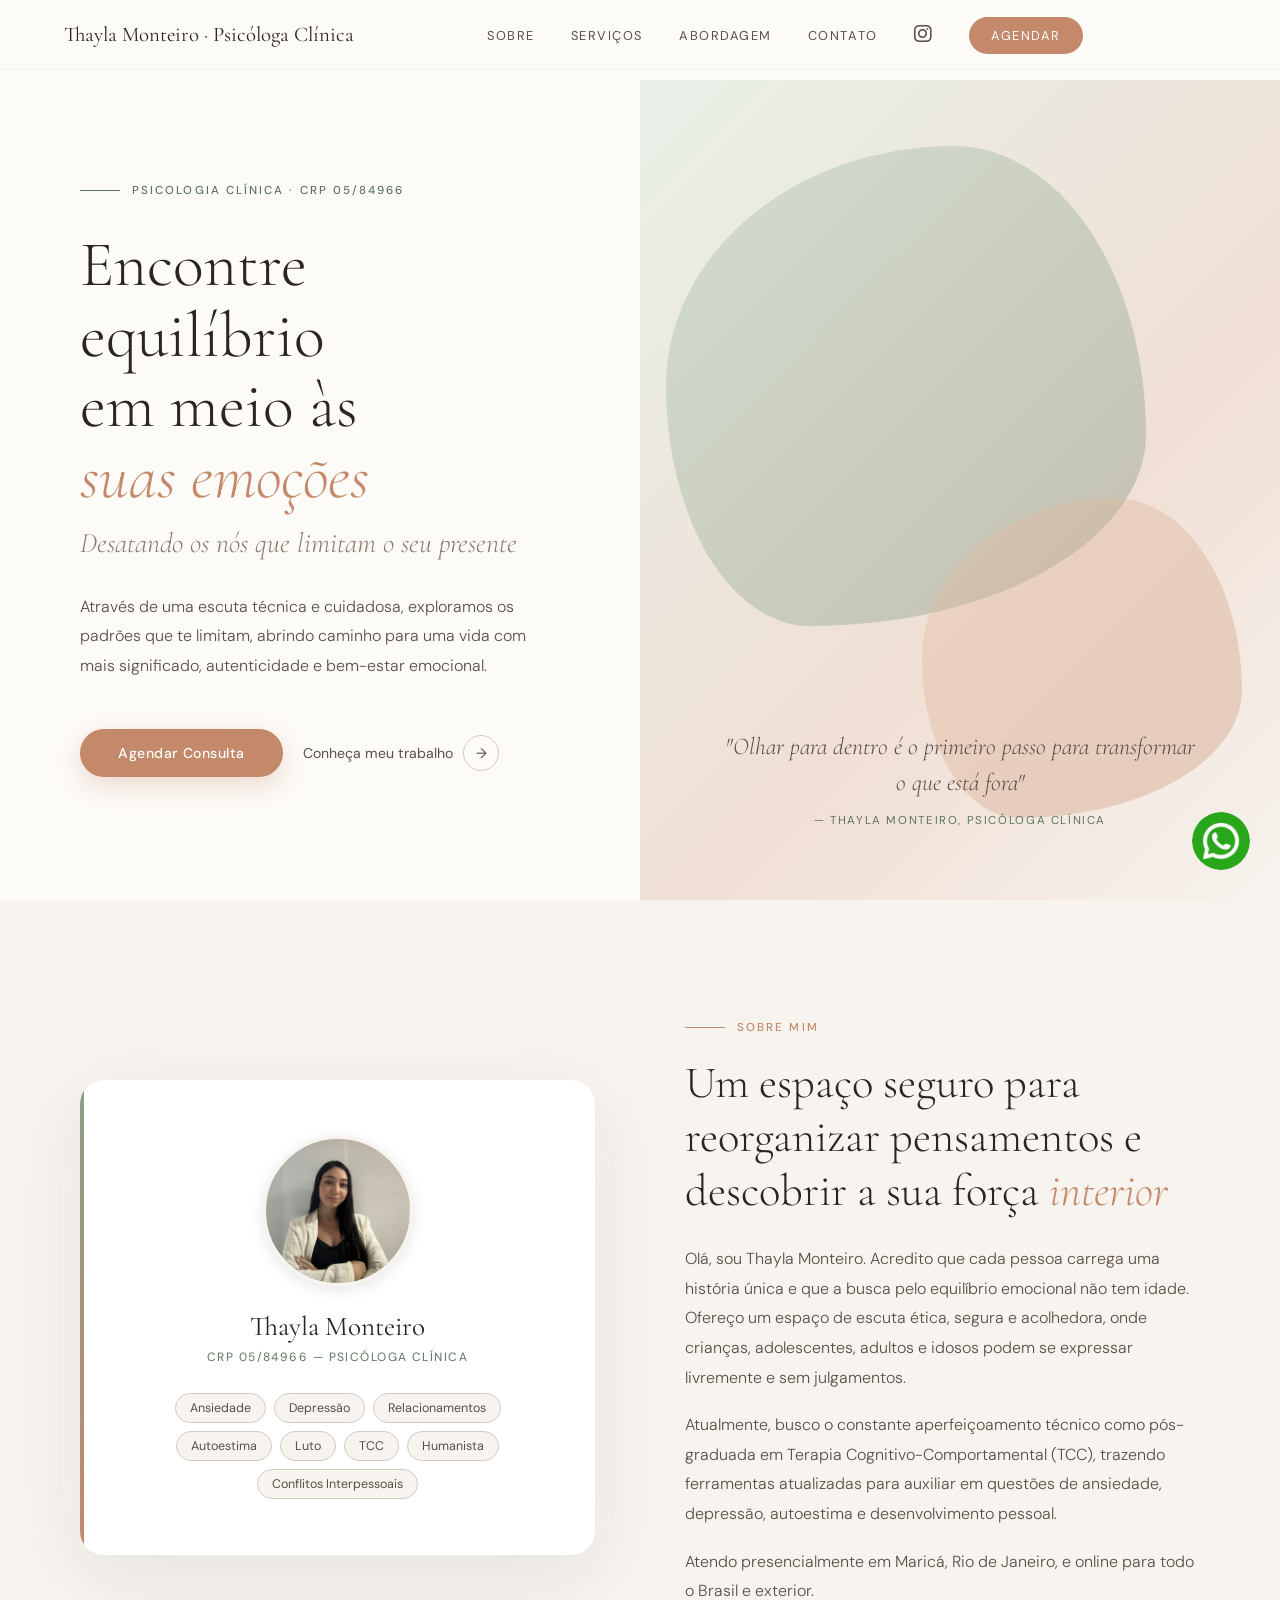
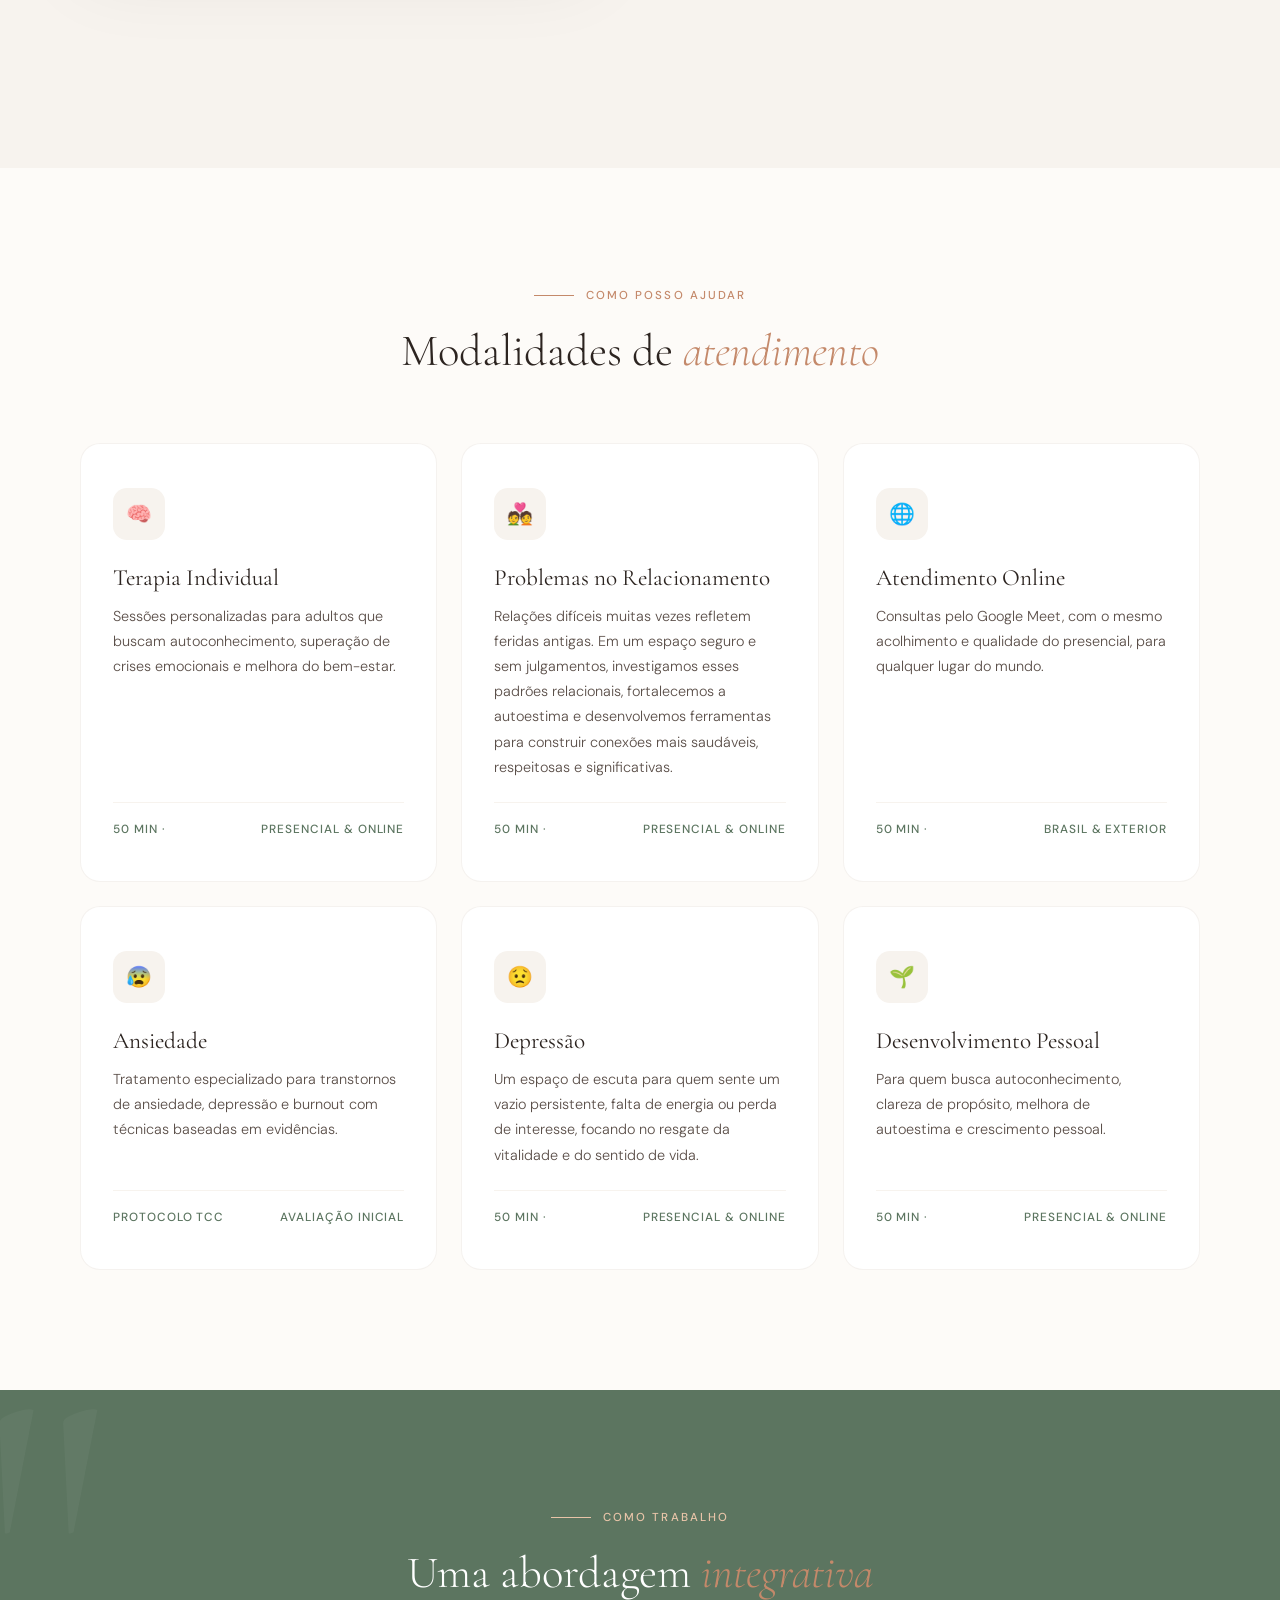
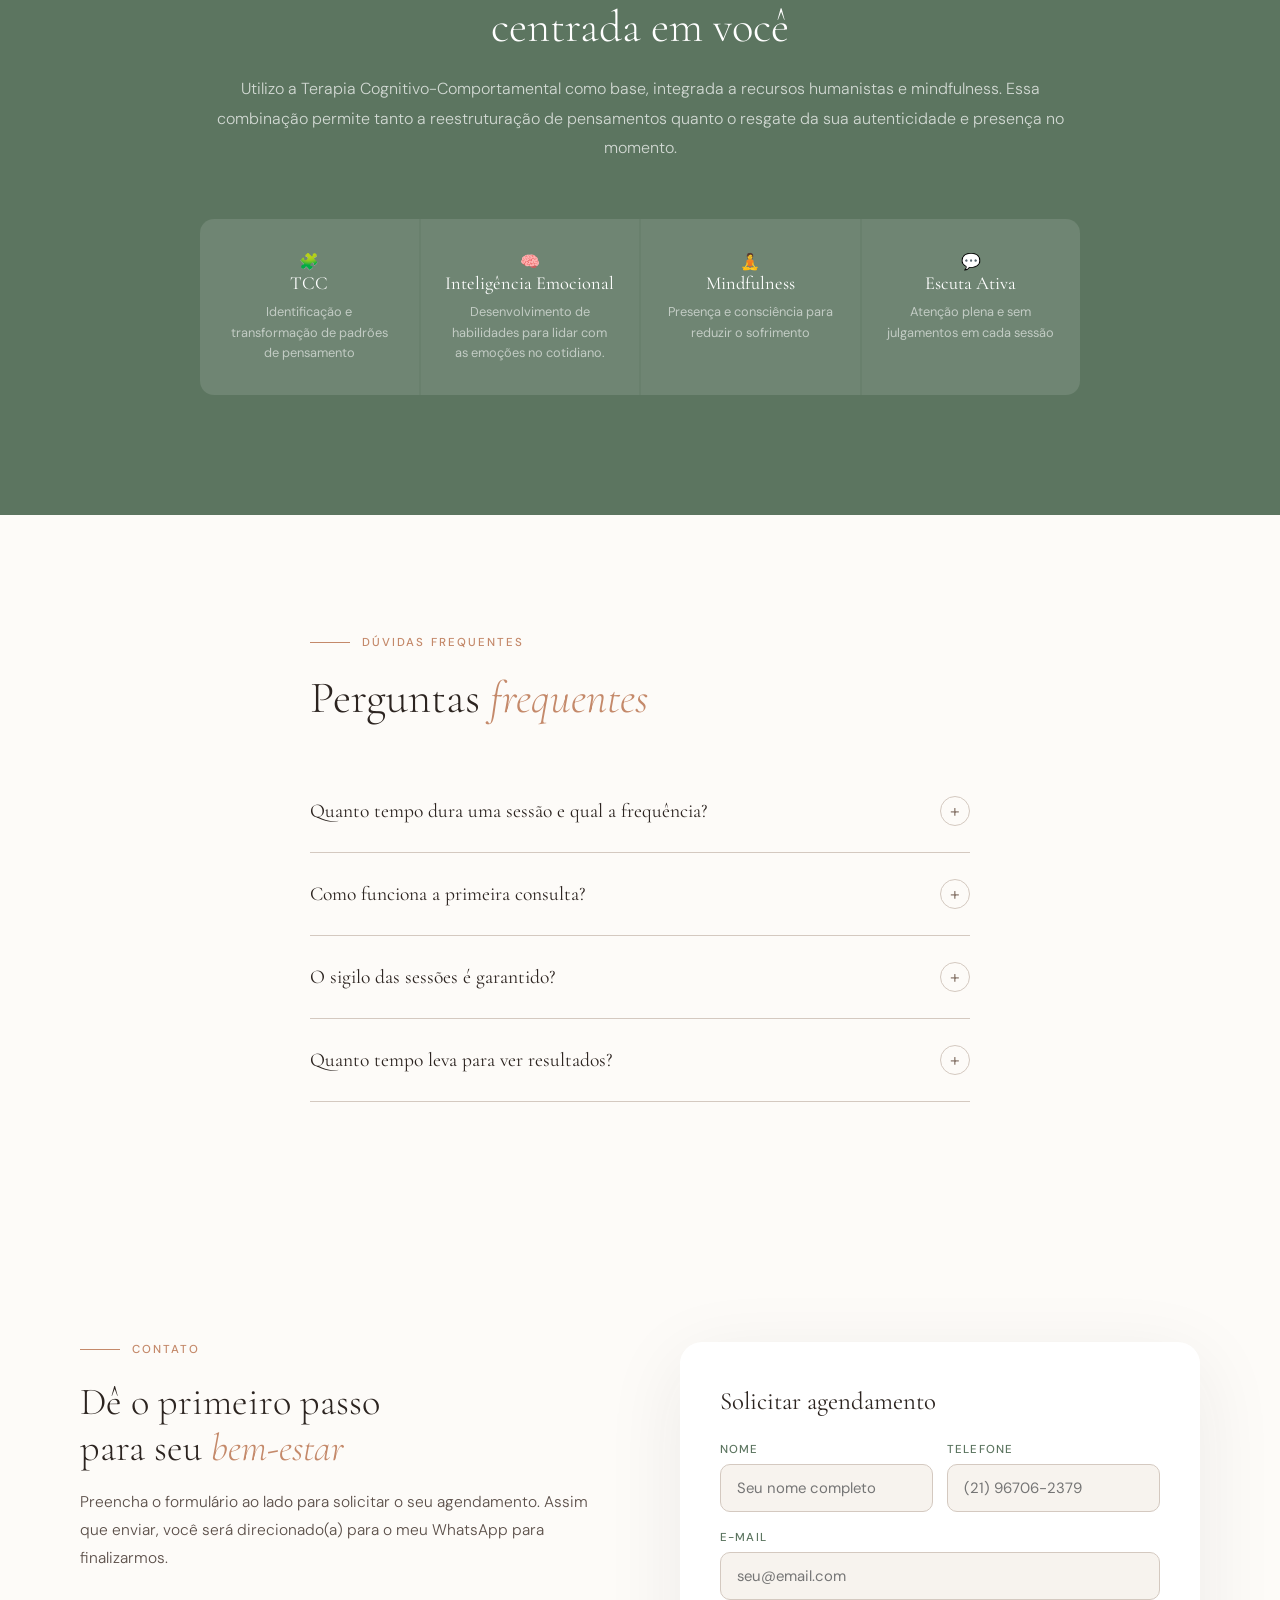
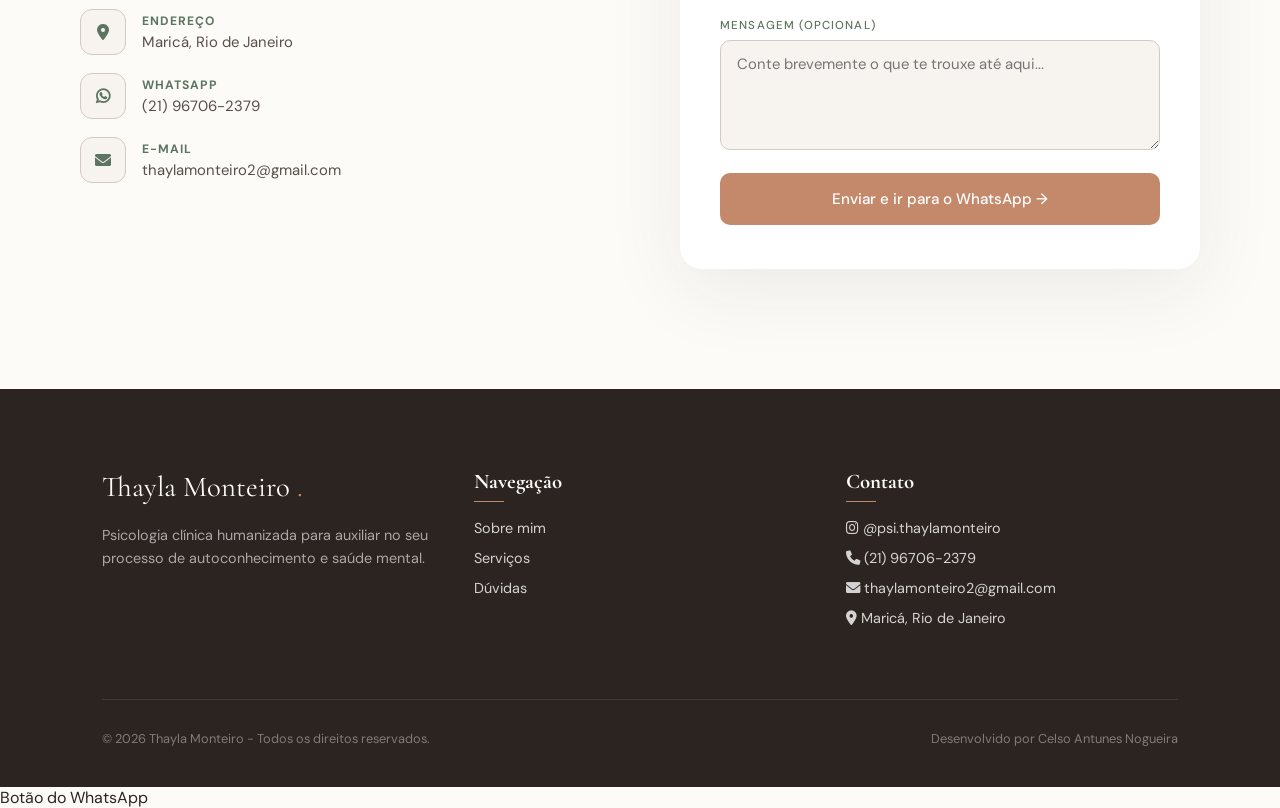
<file: index.html>
<!DOCTYPE html>
<html lang="pt-BR">

<head>
  <meta charset="UTF-8">
  <meta name="viewport" content="width=device-width, initial-scale=1.0">
  <meta name="description" content="Psicóloga Clínica em Maricá e atendimento online para todo o Brasil. Tratamento para ansiedade, depressão, autoestima e desenvolvimento pessoal com TCC.">
  <title>Thayla Monteiro | Psicóloga Clínica</title>
  <link rel="icon" type="image/png" href="favicon.png">
  <link rel="stylesheet" href="https://cdnjs.cloudflare.com/ajax/libs/font-awesome/6.0.0/css/all.min.css">
  <link
    href="https://fonts.googleapis.com/css2?family=Cormorant+Garamond:ital,wght@0,300;0,400;0,500;1,300;1,400&family=DM+Sans:wght@300;400;500&display=swap"
    rel="stylesheet">
  <link rel="stylesheet" href="style.css">
</head>

<body>

  <nav id="nav">
    <div class="nav-logo">Thayla Monteiro · Psicóloga Clínica</div>
    <ul class="nav-links" id="nav-menu">
      <li><a href="#sobre">Sobre</a></li>
      <li><a href="#servicos">Serviços</a></li>
      <li><a href="#abordagem">Abordagem</a></li>
      <li><a href="#contato">Contato</a></li>
      <li><a href="https://www.instagram.com/psi.thaylamonteiro" target="_blank" class="nav-ig"><i
            class="fab fa-instagram"></i></a></li>
      <li><a href="#contato" class="nav-cta">Agendar</a></li>
    </ul>
    <div class="menu-toggle" id="mobile-menu">
      <span class="bar"></span>
      <span class="bar"></span>
      <span class="bar"></span>
    </div>
  </nav>

  <section id="hero">
    <div class="hero-left">
      <div class="eyebrow">
        <div class="eyebrow-line"></div>
        <span>Psicologia Clínica · CRP 05/84966</span>
      </div>
      <h1 class="hero-title">Encontre<br>equilíbrio<br>em meio às <br><em>suas emoções</em></h1>
      <p class="hero-sub">Desatando os nós que limitam o seu presente</p>
      <p class="hero-desc">Através de uma escuta técnica e cuidadosa, exploramos os padrões que te limitam, abrindo
        caminho para uma vida com mais significado, autenticidade e bem-estar emocional.</p>
      <div class="hero-btns">
        <a href="https://wa.me/5521967062379" target="_blank" class="btn-p">Agendar Consulta</a>
        <a href="#sobre" class="btn-s">Conheça meu trabalho <span class="arr">→</span></a>
      </div>
    </div>
    <div class="hero-right">
      <div class="blob b1"></div>
      <div class="blob b2"></div>
      <div class="hero-qt">
        <blockquote>"Olhar para dentro é o primeiro passo para transformar o que está fora"</blockquote>
        <cite>— Thayla Monteiro, Psicóloga Clínica</cite>
      </div>
    </div>
  </section>

  <section id="sobre">
    <div style="position:relative;padding-bottom:32px;">
      <div class="sobre-card">
        <div class="avatar" style="background-image: url(thayla.jpeg);"></div>
        <h3>Thayla Monteiro</h3>
        <div class="crp">CRP 05/84966 — Psicóloga Clínica</div>
        <div class="tags">
          <span class="tag">Ansiedade</span><span class="tag">Depressão</span><span class="tag">Relacionamentos</span>
          <span class="tag">Autoestima</span><span class="tag">Luto</span><span class="tag">TCC</span><span
            class="tag">Humanista</span><span class="tag">Conflitos Interpessoais</span>
        </div>
      </div>
    </div>
    <div class="sobre-text">
      <div class="sec-label">
        <div class="ln"></div><span>Sobre mim</span>
      </div>
      <h2 class="sec-title" style="margin-bottom:26px;">Um espaço seguro para reorganizar pensamentos e descobrir a sua
        força <em>interior</em></h2>
      <p>Olá, sou Thayla Monteiro. Acredito que cada pessoa carrega uma história única e que a busca pelo equilíbrio
        emocional não tem idade. Ofereço um espaço de escuta ética, segura e acolhedora, onde crianças, adolescentes,
        adultos e idosos podem se expressar livremente e sem julgamentos.</p>
      <p>Atualmente, busco o constante aperfeiçoamento técnico como pós-graduada em Terapia Cognitivo-Comportamental
        (TCC), trazendo ferramentas atualizadas para auxiliar em questões de ansiedade, depressão, autoestima e
        desenvolvimento pessoal.</p>
      <p>Atendo presencialmente em Maricá, Rio de Janeiro, e online para todo o Brasil e exterior.</p>
    </div>
  </section>

  <section id="servicos">
    <div class="sec-header">
      <div class="sec-label" style="justify-content:center;">
        <div class="ln"></div><span>Como posso ajudar</span>
      </div>
      <h2 class="sec-title">Modalidades de <em>atendimento</em></h2>
    </div>
    <div class="grid3 reveal">
      <div class="svc-card">
        <div class="svc-icon">🧠</div>
        <h3>Terapia Individual</h3>
        <p>Sessões personalizadas para adultos que buscam autoconhecimento, superação de crises emocionais e melhora do
          bem-estar.</p>
        <div class="svc-meta"><span>50 min · </span><span>Presencial & Online</span></div>
      </div>
      <div class="svc-card">
        <div class="svc-icon">💑</div>
        <h3>Problemas no Relacionamento</h3>
        <p>Relações difíceis muitas vezes refletem feridas antigas. Em um espaço seguro e sem julgamentos, investigamos
          esses padrões relacionais, fortalecemos a autoestima e desenvolvemos ferramentas para construir conexões mais
          saudáveis, respeitosas e significativas.</p>
        <div class="svc-meta"><span>50 min · </span><span>Presencial & Online</span></div>
      </div>
      <div class="svc-card">
        <div class="svc-icon">🌐</div>
        <h3>Atendimento Online</h3>
        <p>Consultas pelo Google Meet, com o mesmo acolhimento e qualidade do presencial, para qualquer lugar do mundo.
        </p>
        <div class="svc-meta"><span>50 min · </span><span>Brasil & Exterior</span></div>
      </div>
      <div class="svc-card">
        <div class="svc-icon">😰</div>
        <h3>Ansiedade</h3>
        <p>Tratamento especializado para transtornos de ansiedade, depressão e burnout com técnicas baseadas em
          evidências.</p>
        <div class="svc-meta"><span>Protocolo TCC</span><span>Avaliação inicial</span></div>
      </div>
      <div class="svc-card">
        <div class="svc-icon">😟</div>
        <h3>Depressão</h3>
        <p>Um espaço de escuta para quem sente um vazio persistente, falta de energia ou perda de interesse, focando no
          resgate da vitalidade e do sentido de vida.</p>
        <div class="svc-meta"><span>50 min ·</span><span>Presencial & Online</span></div>
      </div>
      <div class="svc-card">
        <div class="svc-icon">🌱</div>
        <h3>Desenvolvimento Pessoal</h3>
        <p>Para quem busca autoconhecimento, clareza de propósito, melhora de autoestima e crescimento pessoal.</p>
        <div class="svc-meta"><span>50 min · </span><span>Presencial & Online</span></div>
      </div>
    </div>
  </section>

  <section id="abordagem">
    <div class="abord-inner reveal">
      <div class="sec-label" style="justify-content:center;">
        <div class="ln" style="background:var(--terracotta-light);"></div><span
          style="color:var(--terracotta-light);">Como trabalho</span>
      </div>
      <h2 class="sec-title" style="color:white;margin-bottom:20px;">Uma abordagem <em>integrativa</em><br>centrada em
        você</h2>
      <p>Utilizo a Terapia Cognitivo-Comportamental como base, integrada a recursos humanistas e mindfulness. Essa
        combinação permite tanto a reestruturação de pensamentos quanto o resgate da sua autenticidade e presença no
        momento.</p>
      <div class="pilares">
        <div class="pilar">🧩</span>
          <h4>TCC</h4>
          <p>Identificação e transformação de padrões de pensamento</p>
        </div>
        <div class="pilar">🧠</span>
          <h4>Inteligência Emocional</h4>
          <p>Desenvolvimento de habilidades para lidar com as emoções no cotidiano.</p>
        </div>
        <div class="pilar">🧘</span>
          <h4>Mindfulness</h4>
          <p>Presença e consciência para reduzir o sofrimento</p>
        </div>
        <div class="pilar">💬</span>
          <h4>Escuta Ativa</h4>
          <p>Atenção plena e sem julgamentos em cada sessão</p>
        </div>
      </div>
    </div>
  </section>

  <section id="faq">
    <div class="sec-label">
      <div class="ln"></div><span>Dúvidas frequentes</span>
    </div>
    <h2 class="sec-title" style="margin-bottom:44px;">Perguntas <em>frequentes</em></h2>
    <div class="faq-item">
      <div class="faq-q">
        <h4>Quanto tempo dura uma sessão e qual a frequência?</h4>
        <div class="tog">+</div>
      </div>
      <div class="faq-a">
        <p>As sessões individuais têm duração de 50 minutos, geralmente com frequência semanal. Com o avanço do processo
          terapêutico, podemos passar para quinzenal. A frequência pode ser adaptada às suas necessidades.</p>
      </div>
    </div>
    <div class="faq-item">
      <div class="faq-q">
        <h4>Como funciona a primeira consulta?</h4>
        <div class="tog">+</div>
      </div>
      <div class="faq-a">
        <p>A primeira consulta é uma sessão de acolhimento onde você pode falar sobre o que está sentindo e o que busca
          na terapia. É um espaço para nos conhecermos e avaliarmos juntos se há uma boa conexão terapêutica.</p>
      </div>
    </div>
    <div class="faq-item">
      <div class="faq-q">
        <h4>O sigilo das sessões é garantido?</h4>
        <div class="tog">+</div>
      </div>
      <div class="faq-a">
        <p>Sim! O sigilo profissional é um dever ético do psicólogo, garantido pelo Código de Ética do CFP. Tudo o que é
          dito em sessão permanece estritamente confidencial, com raríssimas exceções legais.</p>
      </div>
    </div>
    <div class="faq-item">
      <div class="faq-q">
        <h4>Quanto tempo leva para ver resultados?</h4>
        <div class="tog">+</div>
      </div>
      <div class="faq-a">
        <p>Cada pessoa é única e o tempo de tratamento varia conforme os objetivos. Muitos pacientes relatam mudanças
          perceptíveis já nas primeiras semanas, enquanto questões mais profundas podem demandar um processo mais longo.
        </p>
      </div>
    </div>
  </section>

  <!-- FORMULÁRIO CORRIGIDO E ATIVADO -->
  <section id="contato">
    <div>
      <div class="sec-label">
        <div class="ln"></div><span>Contato</span>
      </div>
      <h2 class="c-title">Dê o primeiro passo<br>para seu <em>bem-estar</em></h2>
      <p class="c-desc">Preencha o formulário ao lado para solicitar o seu agendamento. Assim que enviar, você será
        direcionado(a) para o meu WhatsApp para finalizarmos.</p>
      <div class="c-items">
        <div class="c-item">
          <div class="c-icon"></div>
          <div><strong>Endereço</strong><span>Maricá, Rio de Janeiro</span></div>
        </div>
        <div class="c-item">
          <div class="c-icon"></div>
          <div><strong>WhatsApp</strong><span>(21) 96706-2379</span></div>
        </div>
        <div class="c-item">
          <div class="c-icon"></div>
          <div><strong>E-mail</strong><span>thaylamonteiro2@gmail.com</span></div>
        </div>
      </div>
    </div>

    <form id="form" action="https://api.web3forms.com/submit" method="POST" class="c-form reveal">
      <!-- A Chave obtida no seu Web3Forms vai aqui -->
      <input type="hidden" name="access_key" value="e1bf9a23-2c55-43f7-a71c-20fcd19682e4">

      <h3>Solicitar agendamento</h3>
      <div class="fg">
        <div class="fr"><label>Nome</label><input type="text" id="nome" name="name" placeholder="Seu nome completo"
            required></div>
        <div class="fr"><label>Telefone</label><input type="tel" id="telefone" name="phone"
            placeholder="(21) 96706-2379" required></div>
      </div>
      <div class="fr"><label>E-mail</label><input type="email" id="email" name="email" placeholder="seu@email.com"
          required></div>
      <div class="fr"><label>Mensagem (opcional)</label><textarea id="mensagem" name="message"
          placeholder="Conte brevemente o que te trouxe até aqui..."></textarea></div>
      <button type="submit" class="btn-f">Enviar e ir para o WhatsApp →</button>
    </form>
  </section>

  <footer class="footer">
    <div class="footer-container">
      <div class="footer-col">
        <div class="f-logo">Thayla Monteiro <em>.</em></div>
        <p class="f-about">Psicologia clínica humanizada para auxiliar no seu processo de autoconhecimento e saúde
          mental.</p>
      </div>
      <div class="footer-col">
        <h4>Navegação</h4>
        <ul>
          <li><a href="#sobre">Sobre mim</a></li>
          <li><a href="#servicos">Serviços</a></li>
          <li><a href="#faq">Dúvidas</a></li>
        </ul>
      </div>
      <div class="footer-col">
        <h4>Contato</h4>
        <ul>
          <li class="footer-social">
            <a href="https://www.instagram.com/psi.thaylamonteiro" target="_blank">
              <i class="fab fa-instagram"></i> @psi.thaylamonteiro
            </a>
          </li>
          <li><i class="fas fa-phone"></i> (21) 96706-2379</li>
          <li><i class="fas fa-envelope"></i> thaylamonteiro2@gmail.com</li>
          <li><i class="fas fa-map-marker-alt"></i> Maricá, Rio de Janeiro</li>
        </ul>
      </div>
    </div>
    <div class="footer-bottom f-dev">
      <p>&copy; 2026 Thayla Monteiro - Todos os direitos reservados.</p>
      <a href="https://devcelso.netlify.app/" target="_blank" rel="noopener noreferrer">Desenvolvido por Celso Antunes
        Nogueira</a>
    </div>
  </footer>

  Botão do WhatsApp
  <a href="https://wa.me/5521967062379" class="wa" target="_blank"><img src="whatsapp.png" alt=""></a>
  <script src="script.js"></script>
</body>

</html>
</file>
<file: style.css>
:root {
  --cream: #F7F3EE;
  --warm-white: #FDFBF8;
  --sage: #8A9E8A;
  --sage-light: #B8C9B3;
  --sage-dark: #5C7560;
  --terracotta: #C4896A;
  --terracotta-light: #E8C4A8;
  --stone: #8C7B70;
  --stone-light: #D4C9C0;
  --text-dark: #2C2420;
  --text-mid: #5A4E48;
  --shadow: rgba(44,36,32,0.08);
}

*, *::before, *::after { box-sizing: border-box; margin: 0; padding: 0; }
html { scroll-behavior: smooth; }
body { font-family: 'DM Sans', sans-serif; background: var(--warm-white); color: var(--text-dark); overflow-x: hidden; }

/* NAV / HEADER */
nav { position: fixed; top: 0; width: 100%; padding: 22px 64px; display: flex; align-items: center; justify-content: space-between; z-index: 100; border-bottom: 1px solid rgba(180,160,145,0.14); transition: padding 0.3s, box-shadow 0.3s; background: rgba(253, 251, 248, 0.95); backdrop-filter: blur(6px); }
.nav-logo { font-family: 'Cormorant Garamond', serif; font-size: 1.3rem; font-weight: 400; color: var(--text-dark); }
.nav-logo em { font-style: italic; color: var(--terracotta); }
.nav-links { display: flex; gap: 36px; list-style: none; align-items: center; }
.nav-links a { font-size: 0.8rem; letter-spacing: 0.12em; text-transform: uppercase; color: var(--text-mid); text-decoration: none; transition: color 0.3s; }
.nav-links a:hover { color: var(--terracotta); }

.nav-cta { background: var(--terracotta) !important; color: white !important; padding: 10px 22px; border-radius: 40px; transition: background 0.3s, transform 0.3s !important; }
.nav-cta:hover { background: var(--sage-dark) !important; transform: translateY(-1px); }

.nav-ig i { font-size: 1.25rem; color: var(--text-mid); transition: all 0.3s; }
.nav-ig:hover i { color: #E1306C; }
.nav-ig:hover { transform: translateY(-2px); }

/* HERO */
#hero { min-height: 100vh; display: grid; grid-template-columns: 1fr 1fr; padding-top: 80px; }
.hero-left { display: flex; flex-direction: column; justify-content: center; padding: 60px 60px 80px 80px; }
.eyebrow { display: flex; align-items: center; gap: 12px; margin-bottom: 32px; }
.eyebrow-line { width: 40px; height: 1px; background: var(--sage-dark); }
.eyebrow span { font-size: 0.72rem; letter-spacing: 0.18em; text-transform: uppercase; color: var(--sage-dark); font-weight: 500; }
.hero-title { font-family: 'Cormorant Garamond', serif; font-size: clamp(3rem,5vw,5rem); font-weight: 300; line-height: 1.1; margin-bottom: 14px; opacity: 0; animation: fadeUp 1s 0.3s forwards; }
.hero-title em { font-style: italic; color: var(--terracotta); }
.hero-sub { font-family: 'Cormorant Garamond', serif; font-size: clamp(1.4rem,2.2vw,2rem); font-weight: 300; font-style: italic; color: var(--stone); margin-bottom: 32px; opacity: 0; animation: fadeUp 1s 0.5s forwards; }
.hero-desc { font-size: 1rem; line-height: 1.85; color: var(--text-mid); font-weight: 300; max-width: 450px; margin-bottom: 48px; opacity: 0; animation: fadeUp 1s 0.7s forwards; }
.hero-btns { display: flex; gap: 20px; align-items: center; opacity: 0; animation: fadeUp 1s 0.9s forwards; }
.btn-p { background: var(--terracotta); color: white; padding: 15px 38px; border-radius: 60px; text-decoration: none; font-size: 0.88rem; font-weight: 500; letter-spacing: 0.04em; transition: all 0.3s; box-shadow: 0 8px 28px rgba(196,137,106,0.3); }
.btn-p:hover { background: var(--sage-dark); transform: translateY(-2px); }
.btn-s { display: flex; align-items: center; gap: 10px; color: var(--text-mid); text-decoration: none; font-size: 0.88rem; transition: color 0.3s; }
.btn-s .arr { width: 36px; height: 36px; border: 1px solid var(--stone-light); border-radius: 50%; display: flex; align-items: center; justify-content: center; transition: all 0.3s; }
.btn-s:hover { color: var(--terracotta); }
.btn-s:hover .arr { background: var(--terracotta); border-color: var(--terracotta); color: white; }

.hero-right { position: relative; overflow: hidden; background: linear-gradient(135deg, #e8f0e7 0%, #f0dfd4 60%, var(--cream) 100%); }
.blob { position: absolute; border-radius: 60% 40% 70% 30% / 50% 60% 40% 50%; animation: morph 9s ease-in-out infinite alternate; }
.b1 { width: 480px; height: 480px; background: linear-gradient(135deg, var(--sage-light), var(--sage)); top: 8%; left: 4%; opacity: 0.45; }
.b2 { width: 320px; height: 320px; background: linear-gradient(135deg, var(--terracotta-light), var(--terracotta)); bottom: 10%; right: 6%; opacity: 0.35; animation-delay: -4s; }
.hero-qt { position: absolute; bottom: 72px; left: 50%; transform: translateX(-50%); text-align: center; z-index: 3; width: 75%; }
.hero-qt blockquote { font-family: 'Cormorant Garamond', serif; font-size: 1.5rem; font-style: italic; font-weight: 300; color: var(--text-mid); line-height: 1.5; }
.hero-qt cite { display: block; margin-top: 12px; font-family: 'DM Sans', sans-serif; font-size: 0.72rem; letter-spacing: 0.14em; text-transform: uppercase; color: var(--sage-dark); font-style: normal; }

/* SECTIONS GLOBAL */
.sec-label { display: flex; align-items: center; gap: 12px; margin-bottom: 22px; }
.sec-label span { font-size: 0.72rem; letter-spacing: 0.18em; text-transform: uppercase; color: var(--terracotta); font-weight: 500; }
.sec-label .ln { width: 40px; height: 1px; background: var(--terracotta); }
.sec-title { font-family: 'Cormorant Garamond', serif; font-size: clamp(2rem,3.5vw,3rem); font-weight: 300; line-height: 1.2; color: var(--text-dark); }
.sec-title em { font-style: italic; color: var(--terracotta); }

/* SOBRE */
#sobre { padding: 120px 80px; display: grid; grid-template-columns: 1fr 1fr; gap: 90px; align-items: center; background: var(--cream); }
.sobre-card { background: white; border-radius: 24px; padding: 56px 44px; box-shadow: 0 20px 80px var(--shadow); position: relative; overflow: hidden; }
.sobre-card::before { content: ''; position: absolute; top: 0; left: 0; width: 4px; height: 100%; background: linear-gradient(to bottom, var(--sage), var(--terracotta)); }
.avatar { width: 150px; height: 150px; border-radius: 50%; margin: 0 auto 24px; background-size: cover; background-position: center; background-repeat: no-repeat; border: 3px solid var(--cream); box-shadow: 0 4px 15px rgba(0,0,0,0.1); }
.sobre-card h3 { font-family: 'Cormorant Garamond', serif; font-size: 1.7rem; font-weight: 400; text-align: center; margin-bottom: 6px; }
.crp { text-align: center; font-size: 0.75rem; letter-spacing: 0.12em; text-transform: uppercase; color: var(--sage-dark); margin-bottom: 28px; }
.tags { display: flex; flex-wrap: wrap; gap: 8px; justify-content: center; }
.tag { background: var(--cream); color: var(--text-mid); padding: 6px 14px; border-radius: 30px; font-size: 0.78rem; border: 1px solid var(--stone-light); }
.sobre-text { padding-bottom: 24px; }
.sobre-text p { font-size: 1rem; line-height: 1.85; color: var(--text-mid); font-weight: 300; margin-bottom: 18px; }

/* SERVIÇOS */
#servicos { padding: 120px 80px; background: var(--warm-white); }
.sec-header { text-align: center; margin-bottom: 64px; }
.sec-header .sec-label { justify-content: center; }
.grid3 { display: grid; grid-template-columns: repeat(3, 1fr); gap: 24px; }
.svc-card { background: white; border-radius: 20px; padding: 44px 32px; border: 1px solid rgba(180,160,145,0.14); transition: all 0.35s cubic-bezier(.25,.46,.45,.94); position: relative; overflow: hidden; display: flex; flex-direction: column; }
.svc-card::after { content: ''; position: absolute; bottom: 0; left: 0; right: 0; height: 3px; background: linear-gradient(to right, var(--sage), var(--terracotta)); transform: scaleX(0); transform-origin: left; transition: transform 0.35s ease; }
.svc-card:hover { transform: translateY(-7px); box-shadow: 0 20px 56px var(--shadow); }
.svc-card:hover::after { transform: scaleX(1); }

/* Ícones dos Serviços baseados em contador ou FontAwesome se preferir colocar no HTML dps */
.svc-icon { width: 52px; height: 52px; border-radius: 14px; background: var(--cream); display: flex; align-items: center; justify-content: center; font-size: 1.3rem; margin-bottom: 24px; transition: background 0.3s; color: var(--terracotta); }
.svc-card:hover .svc-icon { background: var(--terracotta-light); color: var(--text-dark); }
/* Adiciona numeração automática estilizada nos cards de serviço já que a div tá vazia */

.svc-card h3 { font-family: 'Cormorant Garamond', serif; font-size: 1.45rem; font-weight: 400; margin-bottom: 12px; }
.svc-card p { font-size: 0.9rem; line-height: 1.75; color: var(--text-mid); font-weight: 300; flex-grow: 1; }
.svc-meta { margin-top: 22px; padding-top: 18px; border-top: 1px solid var(--cream); display: flex; justify-content: space-between; align-items: center; }
.svc-meta span { font-size: 0.74rem; letter-spacing: 0.08em; text-transform: uppercase; color: var(--sage-dark); font-weight: 500; }

/* ABORDAGEM */
#abordagem { padding: 120px 80px; background: var(--sage-dark); color: white; position: relative; overflow: hidden; }
#abordagem::before { content: '"'; font-family: 'Cormorant Garamond', serif; font-size: 28rem; position: absolute; top: -60px; left: -20px; color: rgba(255,255,255,0.04); line-height: 1; pointer-events: none; }
.abord-inner { max-width: 880px; margin: 0 auto; text-align: center; position: relative; z-index: 2; }
.abord-inner .sec-label { justify-content: center; }
.abord-inner .sec-label span { color: var(--terracotta-light); }
.abord-inner .sec-label .ln { background: var(--terracotta-light); }
.abord-inner .sec-title { color: white; margin-bottom: 22px; }
.abord-inner > p { font-size: 1rem; line-height: 1.85; color: rgba(255,255,255,0.72); font-weight: 300; margin-bottom: 56px; }
.pilares { display: grid; grid-template-columns: repeat(4,1fr); gap: 2px; background: rgba(255,255,255,0.08); border-radius: 14px; overflow: hidden; }
.pilar { padding: 32px 24px; background: rgba(255,255,255,0.04); text-align: center; transition: background 0.3s; }
.pilar:hover { background: rgba(255,255,255,0.11); }

/* Balãozinho ou Número nos pilares da abordagem */
.pilar { counter-increment: pilar-counter; }
.pilar .pi::before { content: "•"; color: var(--terracotta-light); font-size: 1.5rem; }
.pilar h4 { font-family: 'Cormorant Garamond', serif; font-size: 1.15rem; font-weight: 400; color: white; margin-bottom: 8px; }
.pilar p { font-size: 0.8rem; color: rgba(255,255,255,0.58); line-height: 1.6; margin: 0; }

/* FAQ */
#faq { padding: 120px 80px; max-width: 820px; margin: 0 auto; }
.faq-item { border-bottom: 1px solid var(--stone-light); padding: 26px 0; }
.faq-q { display: flex; justify-content: space-between; align-items: center; cursor: pointer; }
.faq-q h4 { font-family: 'Cormorant Garamond', serif; font-size: 1.22rem; font-weight: 400; color: var(--text-dark); transition: color 0.3s; }
.faq-q:hover h4 { color: var(--terracotta); }
.tog { width: 30px; height: 30px; min-width: 30px; border: 1px solid var(--stone-light); border-radius: 50%; display: flex; align-items: center; justify-content: center; color: var(--stone); font-size: 1.1rem; transition: all 0.3s; }
.faq-item.open .tog { background: var(--terracotta); border-color: var(--terracotta); color: white; transform: rotate(45deg); }
.faq-a { max-height: 0; overflow: hidden; transition: max-height 0.4s ease, padding 0.3s; }
.faq-item.open .faq-a { max-height: 280px; padding-top: 14px; }
.faq-a p { font-size: 0.93rem; line-height: 1.8; color: var(--text-mid); font-weight: 300; }

/* CONTATO */
#contato { padding: 120px 80px; background: var(--warm-white); display: grid; grid-template-columns: 1fr 1fr; gap: 80px; align-items: start; }
.c-title { font-family: 'Cormorant Garamond', serif; font-size: clamp(1.8rem,3vw,2.8rem); font-weight: 300; line-height: 1.2; margin-bottom: 18px; }
.c-title em { color: var(--terracotta); font-style: italic; }
.c-desc { font-size: 0.97rem; line-height: 1.8; color: var(--text-mid); font-weight: 300; margin-bottom: 36px; }
.c-items { display: flex; flex-direction: column; gap: 18px; }
.c-item { display: flex; align-items: center; gap: 16px; }

/* Estilo para gerar pequenos marcadores elegantes no contato já que a div tá vazia */
.c-icon { width: 46px; height: 46px; border-radius: 12px; background: var(--cream); display: flex; align-items: center; justify-content: center; font-size: 1rem; border: 1px solid var(--stone-light); flex-shrink: 0; color: var(--sage-dark); }
.c-item:nth-child(1) .c-icon::before { content: "\f3c5"; font-family: "Font Awesome 5 Free"; font-weight: 900; }
.c-item:nth-child(2) .c-icon::before { content: "\f232"; font-family: "Font Awesome 5 Brands"; font-weight: 900; }
.c-item:nth-child(3) .c-icon::before { content: "\f0e0"; font-family: "Font Awesome 5 Free"; font-weight: 900; }

.c-item strong { display: block; font-size: 0.76rem; letter-spacing: 0.08em; text-transform: uppercase; color: var(--sage-dark); margin-bottom: 2px; }
.c-item span { font-size: 0.93rem; color: var(--text-mid); }

/* FORMULÁRIO */
.c-form { background: white; border-radius: 22px; padding: 44px 40px; box-shadow: 0 20px 80px var(--shadow); }
.c-form h3 { font-family: 'Cormorant Garamond', serif; font-size: 1.55rem; font-weight: 400; margin-bottom: 26px; }
.fr { margin-bottom: 18px; }
.fr label { display: block; font-size: 0.72rem; letter-spacing: 0.1em; text-transform: uppercase; color: var(--sage-dark); font-weight: 500; margin-bottom: 7px; }
.fr input, .fr select, .fr textarea { width: 100%; padding: 13px 16px; border: 1px solid var(--stone-light); border-radius: 10px; font-family: 'DM Sans', sans-serif; font-size: 0.93rem; color: var(--text-dark); background: var(--cream); transition: border-color 0.3s, box-shadow 0.3s; outline: none; }
.fr input:focus, .fr select:focus, .fr textarea:focus { border-color: var(--sage); box-shadow: 0 0 0 3px rgba(138,158,138,0.14); }
.fr textarea { min-height: 110px; resize: vertical; }
.fg { display: grid; grid-template-columns: 1fr 1fr; gap: 14px; }

/* Botão base do Form que estava FALTANDO */
.btn-f { width: 100%; background: var(--terracotta); color: white; padding: 16px; border: none; border-radius: 10px; font-family: 'DM Sans', sans-serif; font-size: 0.95rem; font-weight: 500; cursor: pointer; transition: all 0.3s; display: inline-block; text-align: center; }
.btn-f:hover { background: var(--sage-dark); transform: translateY(-2px); box-shadow: 0 10px 28px rgba(92,117,96,0.22); }
.btn-f:disabled { background: var(--stone-light); cursor: not-allowed; transform: none; box-shadow: none; }

/* FOOTER */
.footer { background-color: #2C2420; color: rgba(255, 255, 255, 0.8); padding: 80px 8% 40px; font-family: 'DM Sans', sans-serif; }
.footer-container { display: flex; justify-content: space-between; flex-wrap: wrap; gap: 40px; max-width: 1200px; margin: 0 auto; }
.footer-col { flex: 1; min-width: 200px; }
.f-logo { font-family: 'Cormorant Garamond', serif; font-size: 1.8rem; color: #FDFBF8; margin-bottom: 20px; }
.f-logo em { color: var(--terracotta); font-style: normal; }
.f-about { font-size: 0.9rem; line-height: 1.6; color: rgba(255, 255, 255, 0.6); }
.footer-col h4 { color: #FDFBF8; font-family: 'Cormorant Garamond', serif; font-size: 1.3rem; margin-bottom: 25px; position: relative; }
.footer-col h4::after { content: ''; position: absolute; left: 0; bottom: -8px; width: 30px; height: 1px; background-color: var(--terracotta); }
.footer-col ul { list-style: none; }
.footer-col ul li { margin-bottom: 12px; font-size: 0.9rem; }
.footer-col ul li a { color: inherit; text-decoration: none; transition: color 0.3s; }
.footer-col ul li a:hover { color: var(--terracotta); }
.footer-bottom { margin-top: 60px; padding-top: 30px; border-top: 1px solid rgba(255, 255, 255, 0.1); display: flex; justify-content: space-between; align-items: center; font-size: 0.8rem; color: rgba(255, 255, 255, 0.4); }
.f-dev strong { color: rgba(255, 255, 255, 0.6); }
.f-dev a { color: inherit; text-decoration: none; transition: opacity 0.3s; }
.f-dev a:hover { opacity: 0.8; color: var(--terracotta); }

/* WHATSAPP FLOATING */
.wa {
  position: fixed;
  bottom: 30px;
  right: 30px;
  width: 58px;
  height: 58px;
  border-radius: 50%;
  display: flex;
  align-items: center;
  justify-content: center;
  text-decoration: none;
  z-index: 200;
  background: transparent;
  animation: pulse 2.8s ease-in-out infinite;
}

.wa img {
  width: 58px;
  height: 58px;
  display: block;
  border-radius: 50%;
}
/* REVEAL ON SCROLL */
.reveal { opacity: 0; transform: translateY(28px); transition: opacity 0.7s ease, transform 0.7s ease; }
.reveal.visible { opacity: 1; transform: translateY(0); }

/* KEYFRAMES */
@keyframes fadeUp { from { opacity: 0; transform: translateY(22px); } to { opacity: 1; transform: translateY(0); } }
@keyframes morph { 0% { border-radius: 60% 40% 70% 30%/50% 60% 40% 50%; } 50% { border-radius: 40% 60% 30% 70%/60% 40% 60% 40%; } 100% { border-radius: 50% 50% 50% 50%/40% 60% 50% 50%; } }
@keyframes pulse { 0%,100% { box-shadow: 0 8px 28px rgba(37,211,102,0.4); } 50% { box-shadow: 0 8px 40px rgba(37,211,102,0.7); transform: scale(1.05); } }

/* RESPONSIVIDADE (MEDIA QUERIES) */
@media (max-width: 1024px) {
  nav { padding: 18px 32px; }
  #hero { grid-template-columns: 1fr; }
  .hero-left { padding: 120px 36px 60px; }
  .hero-right { height: 50vh; }
  #sobre, #contato { grid-template-columns: 1fr; padding: 80px 36px; gap: 56px; }
  #servicos, #abordagem, #faq, footer { padding: 80px 36px; }
  .grid3 { grid-template-columns: 1fr 1fr; }
  .pilares { grid-template-columns: repeat(2,1fr); }
}

@media (max-width: 992px) {
  .menu-toggle { display: flex; flex-direction: column; cursor: pointer; gap: 5px; z-index: 1001; }
  .bar { width: 25px; height: 3px; background-color: var(--text-dark); transition: all 0.3s ease; border-radius: 2px; }
  
  .nav-links { position: fixed; right: -100%; top: 0; width: 70%; height: 100vh; background: var(--warm-white); flex-direction: column; align-items: center; justify-content: center; gap: 30px; transition: 0.4s; box-shadow: -10px 0 30px rgba(0,0,0,0.05); }
  .nav-links.active { right: 0; }
  
  .menu-toggle.is-active .bar:nth-child(2) { opacity: 0; }
  .menu-toggle.is-active .bar:nth-child(1) { transform: translateY(8px) rotate(45deg); }
  .menu-toggle.is-active .bar:nth-child(3) { transform: translateY(-8px) rotate(-45deg); }
}

@media (max-width: 768px) {
  .footer { padding: 60px 20px 30px; text-align: center; }
  .footer-container { flex-direction: column; align-items: center; }
  .footer-col h4::after { left: 50%; transform: translateX(-50%); }
  .footer-bottom { flex-direction: column; gap: 15px; }
}

@media (max-width: 640px) {
  nav { padding: 14px 20px; }
  .hero-left { padding: 96px 22px 44px; }
  #sobre, #servicos, #abordagem, #faq, #contato { padding: 60px 22px; }
  .grid3, .pilares, .fg { grid-template-columns: 1fr; }
}
</file>
